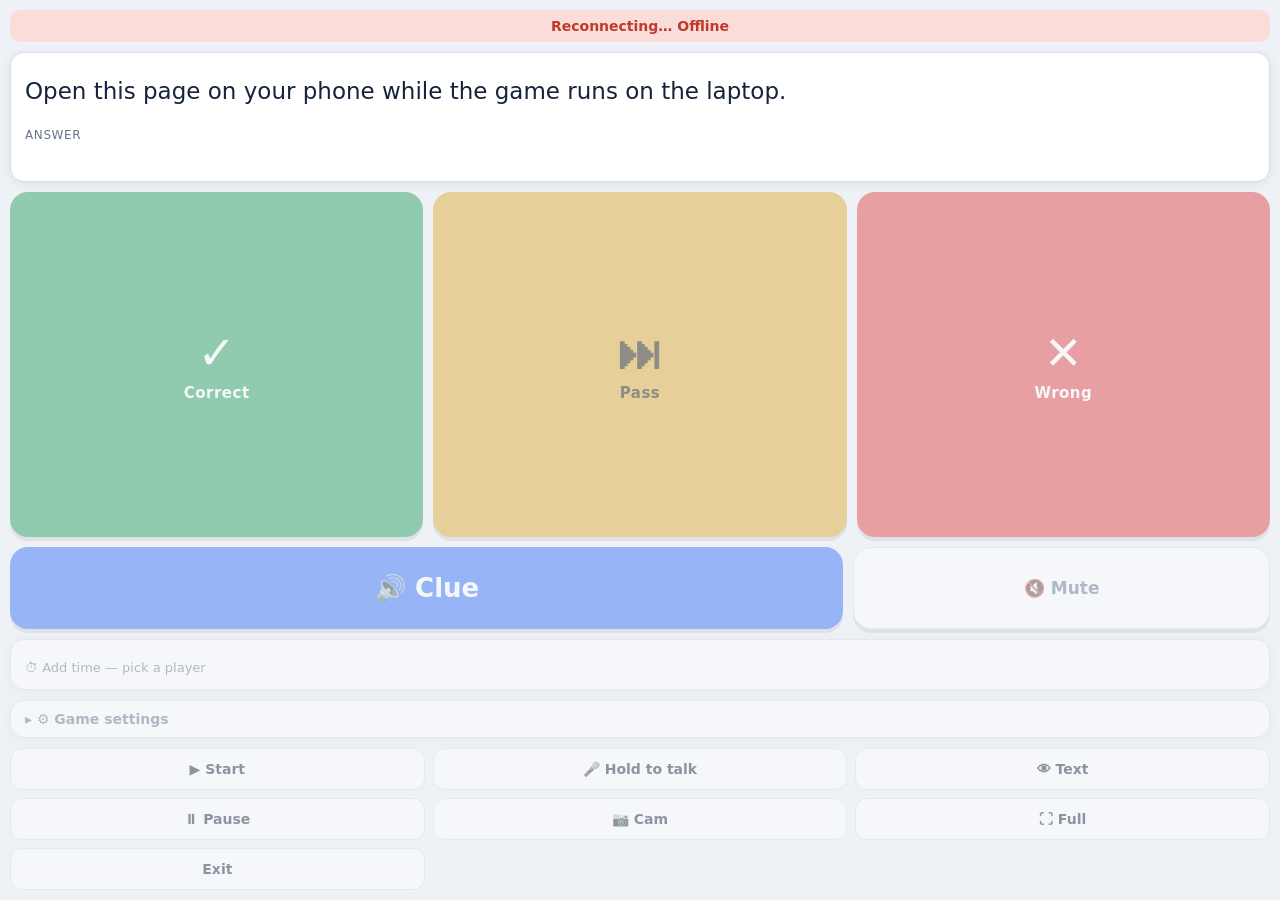
<file: remote.html>
<!DOCTYPE html>
<html lang="en">
<head>
  <meta charset="UTF-8" />
  <meta name="viewport" content="width=device-width, initial-scale=1, maximum-scale=1, user-scalable=no" />
  <title>Password — Remote</title>
  <link rel="icon" href="data:," />
  <link rel="stylesheet" href="remote.css" />
</head>
<body class="offline">
  <div id="status" class="status">Connecting…</div>

  <div id="ctx" class="ctx">
    <div class="ctx-top">
      <span id="r-player" class="r-player"></span>
      <span id="r-time" class="r-time"></span>
      <span id="r-score" class="r-score"></span>
    </div>
    <div class="ctx-letter"><span id="r-letter"></span><small id="r-kind"></small></div>
    <p id="r-clue" class="ctx-clue">Open this page on your phone while the game runs on the laptop.</p>
    <div id="r-answer-box" class="ctx-answer">answer <b id="r-answer"></b><span id="r-accept" class="r-accept"></span></div>
    <div id="r-sugg" class="ctx-sugg"></div>
  </div>

  <div class="pad">
    <button class="big ok"   data-act="correct">✓<small>Correct</small></button>
    <button class="big pass" data-act="pass">⏭<small>Pass</small></button>
    <button class="big no"   data-act="wrong">✕<small>Wrong</small></button>
  </div>

  <div class="cluerow">
    <button data-act="read" class="clue">🔊 Clue</button>
    <button id="mute" data-act="mute" class="clue mute" title="Mute automatic read-aloud so you can read the clues live">🔇 Mute</button>
  </div>

  <div class="timebank-wrap">
    <div class="rs-label">⏱ Add time — pick a player</div>
    <div id="timebank" class="timebank"></div>
  </div>

  <details id="r-settings" class="rset">
    <summary>⚙ Game settings</summary>
    <div class="rs-label">Player names</div>
    <div id="rs-players"></div>
    <label>Judging
      <select id="rs-mode">
        <option value="voice-assist">Voice-assist</option>
        <option value="voice-auto">Voice-auto</option>
        <option value="teacher-judge">Teacher-judge</option>
        <option value="type-in">Type-in</option>
      </select>
    </label>
    <label class="rslider">Strictness
      <input id="rs-strict" type="range" min="0" max="1" step="0.05" value="0.7" />
      <output id="rs-strict-out">0.7</output>
    </label>
    <label id="rs-voice-label" hidden>Voice
      <select id="rs-voice"></select>
    </label>
    <label class="rslider">Speed
      <input id="rs-rate" type="range" min="0.5" max="1.5" step="0.01" value="0.93" />
      <output id="rs-rate-out">0.93</output>
    </label>
    <label class="rslider">Time (s, 0 = ∞)
      <input id="rs-duration" type="number" min="0" max="3600" step="10" value="300" />
    </label>
    <label class="rcheck"><input id="rs-autoread" type="checkbox" checked /> Read clues aloud automatically</label>
    <label class="rcheck"><input id="rs-showword" type="checkbox" checked /> Flash the word on screen when it's guessed right</label>
    <button id="rs-apply">⚡ Apply to game</button>
  </details>

  <div class="row2">
    <button id="r-start" data-act="start">▶ Start</button>
    <button id="talk">🎤 Hold to talk</button>
    <button data-act="toggle-clue">👁 Text</button>
    <button data-act="pause">⏸ Pause</button>
    <button data-act="camera">📷 Cam</button>
    <button data-act="fullscreen">⛶ Full</button>
    <button data-act="exit">Exit</button>
  </div>

  <script type="module" src="js/remote.js"></script>
</body>
</html>
</file>
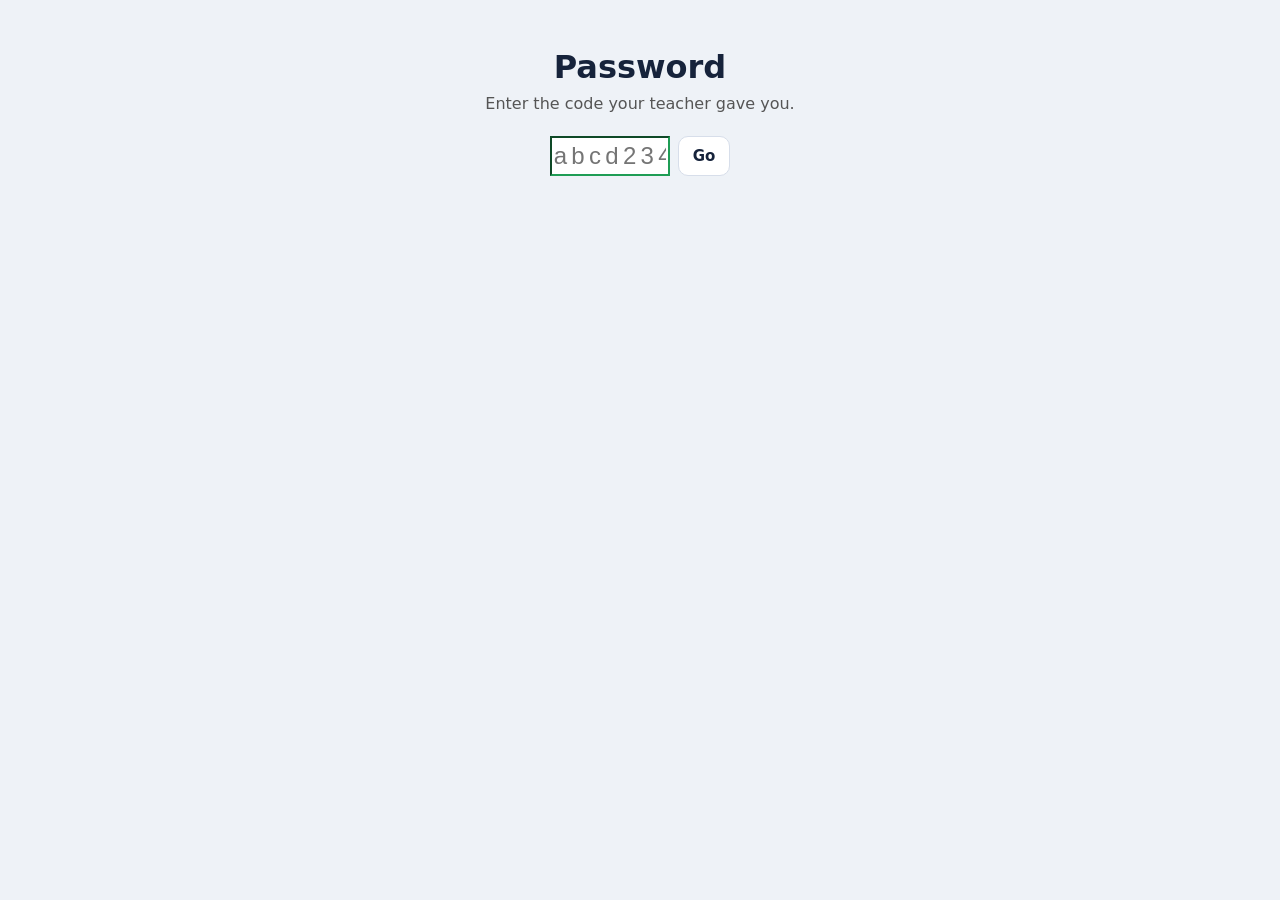
<file: student.html>
<!DOCTYPE html>
<html lang="en">
<head>
  <meta charset="UTF-8" />
  <meta name="viewport" content="width=device-width, initial-scale=1.0" />
  <title>Password — play</title>
  <link rel="icon" href="data:," />
  <link rel="stylesheet" href="styles.css" />
  <link rel="stylesheet" href="student.css" />
</head>
<body class="student">
  <!-- The student page loads NONE of the setup code: no library, no editor, no
       import/export, no library key. There is nothing here to lock down,
       because none of it is in the document in the first place. -->

  <!-- 1 · enter a code (skipped when the link already carries ?code=) -->
  <section id="s-join" class="s-card hidden">
    <h1>Password</h1>
    <p class="s-lead">Enter the code your teacher gave you.</p>
    <form id="s-join-form" class="s-joinrow">
      <input id="s-code" class="mono" inputmode="latin" autocomplete="off" autocapitalize="off"
             spellcheck="false" maxlength="8" placeholder="abcd2345" aria-label="Assignment code" />
      <button class="btn" type="submit">Go</button>
    </form>
    <p id="s-join-msg" class="msg"></p>
  </section>

  <!-- 2 · the round, before it starts -->
  <section id="s-ready" class="s-card hidden">
    <h1 id="s-title">…</h1>
    <p id="s-rules" class="s-lead"></p>
    <label class="s-name">Your name (just for the screen)
      <input id="s-player" maxlength="20" autocomplete="off" placeholder="optional" />
    </label>
    <button id="s-start" class="btn s-big">▶ Start</button>
    <p class="hint">Nothing you do here is sent to your teacher.</p>
  </section>

  <!-- 3 · playing -->
  <section id="s-play" class="hidden">
    <div id="s-circle-wrap" class="s-circle-wrap"></div>
    <div class="s-hud">
      <div id="s-letter" class="s-letter">A</div>
      <p id="s-clue" class="s-clue"></p>
    </div>
    <form id="s-answer-form" class="s-answerrow">
      <input id="s-answer" autocomplete="off" autocapitalize="off" spellcheck="false"
             placeholder="Type your answer" aria-label="Your answer" />
      <button id="s-enter" class="btn" type="submit">Enter</button>
      <button id="s-talk" class="btn ghost hidden" type="button">🎤 Hold to talk</button>
      <button id="s-pass" class="btn ghost" type="button">Pass</button>
    </form>
    <div class="s-controls">
      <button id="s-hear" class="btn ghost" type="button">🔊 Hear the clue</button>
      <button id="s-quit" class="btn ghost" type="button">Finish</button>
    </div>
    <p id="s-feedback" class="msg"></p>
  </section>

  <!-- 4 · results, for the student's eyes only -->
  <section id="s-done" class="s-card hidden">
    <h1>Round finished</h1>
    <p id="s-score" class="s-score"></p>
    <div id="s-review" class="s-review"></div>
    <button id="s-again" class="btn s-big">↻ Play again</button>
  </section>

  <script type="module" src="js/student.js"></script>
</body>
</html>
</file>
<file: remote.css>
:root {
  --bg: #eef2f7;
  --ink: #16233b;
  --muted: #64748b;
  --line: #d7deea;
  --ok: #1f9d55;
  --no: #e23c3c;
  --pass: #e0a52a;
}
* { box-sizing: border-box; -webkit-tap-highlight-color: transparent; }
html, body { margin: 0; height: 100%; }
body {
  background: var(--bg); color: var(--ink);
  font-family: system-ui, -apple-system, Segoe UI, Roboto, sans-serif;
  display: flex; flex-direction: column; gap: 10px; padding: 10px;
  min-height: 100vh; -webkit-user-select: none; user-select: none; touch-action: manipulation;
}
button { font-family: inherit; touch-action: manipulation; }

.status {
  text-align: center; font-weight: 700; font-size: 14px; padding: 8px;
  border-radius: 10px; background: #d7f5e3; color: #157f45;
}
body.offline .status { background: #faddd9; color: #c0392b; }
body.offline .status::before { content: 'Reconnecting… '; }

.ctx {
  background: #fff; border: 1px solid var(--line); border-radius: 14px; padding: 12px 14px;
  box-shadow: 0 2px 10px rgba(20, 35, 59, .08);
}
.ctx-top { display: flex; justify-content: space-between; align-items: baseline; font-variant-numeric: tabular-nums; }
.r-player { font-weight: 800; font-size: 18px; }
.r-time { font-size: 26px; font-weight: 800; }
.r-score { color: var(--muted); font-weight: 700; }
.ctx-letter { display: flex; align-items: baseline; gap: 10px; margin-top: 6px; }
#r-letter { font-size: 30px; font-weight: 800; color: var(--ok); }
#r-kind { color: var(--muted); font-size: 12px; }
.ctx-clue { margin: 6px 0 0; font-size: 23px; line-height: 1.3; }
.ctx-answer { margin-top: 10px; font-size: 12px; color: var(--muted); text-transform: uppercase; letter-spacing: .6px; }
.ctx-answer b { color: var(--ok); font-size: 24px; text-transform: none; letter-spacing: 0; margin-left: 8px; }
.r-accept { color: var(--muted); font-size: 13px; text-transform: none; letter-spacing: 0; }
.ctx-sugg { margin-top: 6px; font-weight: 700; font-size: 14px; color: var(--muted); min-height: 18px; }

.pad { display: grid; grid-template-columns: repeat(3, 1fr); gap: 10px; flex: 1; min-height: 32vh; }
.big {
  border: none; border-radius: 18px; color: #fff; font-size: 46px; font-weight: 800;
  display: flex; flex-direction: column; align-items: center; justify-content: center; gap: 4px;
  box-shadow: 0 4px 0 rgba(0, 0, 0, .14);
}
.big small { font-size: 15px; font-weight: 700; letter-spacing: .5px; }
.big:active { transform: translateY(3px); box-shadow: 0 1px 0 rgba(0, 0, 0, .14); }
.big.ok { background: var(--ok); }
.big.no { background: var(--no); }
.big.pass { background: var(--pass); color: #1c1300; }

/* Primary read-aloud button — the big prominent control — plus the mute toggle
   beside it (auto-read off, so the teacher can read the clues live). */
.cluerow { display: grid; grid-template-columns: 2fr 1fr; gap: 10px; }
.clue {
  border: none; border-radius: 18px; background: #2f6df6; color: #fff;
  padding: 26px; font-size: 26px; font-weight: 800;
  box-shadow: 0 4px 0 rgba(0, 0, 0, .14);
}
.clue:active { transform: translateY(3px); box-shadow: 0 1px 0 rgba(0, 0, 0, .14); }
.clue.mute { background: #fff; color: var(--muted); border: 1px solid var(--line); font-size: 17px; padding: 12px; }
.clue.mute.on { background: var(--no); border-color: var(--no); color: #fff; }

/* Extra-time panel: one row per player, so time can be topped up for anyone,
   not just whoever is currently answering. */
.timebank-wrap {
  background: #fff; border: 1px solid var(--line); border-radius: 14px;
  padding: 10px 14px; box-shadow: 0 2px 10px rgba(20, 35, 59, .08);
}
.timebank { display: flex; flex-direction: column; gap: 8px; }
.tb-row { display: grid; grid-template-columns: 1fr auto auto; gap: 8px; align-items: center; }
.tb-row.active .tb-name { font-weight: 800; }
.tb-name {
  border-left: 6px solid #ccc; padding: 4px 0 4px 10px; font-size: 14px;
  display: flex; justify-content: space-between; gap: 8px; font-variant-numeric: tabular-nums;
}
.tb-name .tb-time { color: var(--muted); }
.tb-row.done .tb-name { opacity: .5; }
.tb-row button {
  border: 1px solid var(--line); background: #fff; color: var(--ink);
  border-radius: 10px; padding: 8px 10px; font-size: 14px; font-weight: 800;
  font-variant-numeric: tabular-nums;
}
.tb-row button:active { background: #e8eef9; }
.tb-row.done button { pointer-events: none; opacity: .4; }

/* Push-to-talk now lives in the row below (styled by .row2 button); light its live state. */
#talk.live { background: var(--no); border-color: var(--no); color: #fff; }

/* ⚙ collapsible game-settings panel (applies live, no restart) */
.rset {
  background: #fff; border: 1px solid var(--line); border-radius: 14px;
  padding: 10px 14px; box-shadow: 0 2px 10px rgba(20, 35, 59, .08);
}
.rset summary { cursor: pointer; font-weight: 700; font-size: 14px; color: var(--muted); list-style: none; }
.rset summary::-webkit-details-marker { display: none; }
.rset summary::before { content: '▸ '; }
.rset[open] summary::before { content: '▾ '; }
.rset label { display: block; font-size: 13px; color: var(--muted); margin: 10px 0; }
.rs-label { font-size: 13px; color: var(--muted); margin: 10px 0 4px; }
#rs-players { display: flex; flex-direction: column; gap: 6px; }
.rs-name {
  width: 100%; background: #fff; color: var(--ink); font-size: 15px; font-weight: 600;
  border: 1px solid var(--line); border-radius: 8px; padding: 8px 10px;
  -webkit-user-select: text; user-select: text; /* body disables selection; typing needs it */
}
.rset select, .rset input[type=number] {
  width: 100%; margin-top: 4px; background: #fff; color: var(--ink);
  border: 1px solid var(--line); border-radius: 8px; padding: 8px 10px; font-size: 15px;
}
.rset .rslider { display: flex; align-items: center; gap: 10px; }
.rset .rslider input[type=range] { flex: 1; margin: 0; }
.rset .rslider input[type=number] { flex: 0 0 5.5rem; width: 5.5rem; margin: 0; text-align: center; }
.rset .rslider output { min-width: 2.8rem; text-align: right; font-weight: 700; color: var(--ink); }
.rset .rcheck { display: flex; align-items: center; gap: 8px; }
.rset .rcheck input { width: auto; }
#rs-apply {
  width: 100%; border: none; border-radius: 12px; background: var(--ink); color: #fff;
  padding: 12px; font-size: 15px; font-weight: 800; margin-top: 4px;
}
#rs-apply:active { opacity: .85; }

.row2 { display: grid; grid-template-columns: repeat(3, 1fr); gap: 8px; }
.row2 button {
  border: 1px solid var(--line); background: #fff; color: var(--ink);
  border-radius: 12px; padding: 12px 6px; font-size: 14px; font-weight: 700;
}
.row2 button:active { background: #e8eef9; }
/* ▶ Start while the board is up and waiting for the second press */
.row2 button.armed { background: var(--ok, #1f9d55); border-color: var(--ok, #1f9d55); color: #fff; }

body.offline .pad, body.offline .cluerow, body.offline .timebank-wrap, body.offline .row2, body.offline .rset { opacity: .45; pointer-events: none; }
</file>
<file: styles.css>
:root {
  --bg: #eef2f7;
  --bg2: #ffffff;
  --ink: #16233b;
  --muted: #64748b;
  --line: #d7deea;
  --player: #1f9d55;
  --ok: #1f9d55;
  --no: #e23c3c;
  --pass: #e0a52a;
  --shadow: 0 2px 10px rgba(20, 35, 59, .08);
}

* { box-sizing: border-box; }

html, body {
  margin: 0;
  height: 100%;
  background: var(--bg);
  color: var(--ink);
  font-family: system-ui, -apple-system, Segoe UI, Roboto, sans-serif;
}

.screen { min-height: 100vh; }
.hidden { display: none !important; }

button { font-family: inherit; cursor: pointer; }
.btn {
  background: #fff; color: var(--ink); border: 1px solid var(--line);
  border-radius: 10px; padding: 10px 14px; font-size: 15px; font-weight: 600;
}
.btn:hover { border-color: #aebacd; }
.btn.primary { background: var(--ok); border-color: var(--ok); color: #fff; }
.btn.primary:hover { filter: brightness(1.05); }
.btn:disabled { opacity: .45; cursor: not-allowed; }
.btn.ghost { background: transparent; }
.btn.small { padding: 6px 10px; font-size: 13px; }
/* visible focus for keyboard users, without outlining every mouse click */
button:focus-visible, input:focus-visible, select:focus-visible {
  outline: 2px solid var(--ok); outline-offset: 2px;
}

/* ---------------- Setup ---------------- */
.setup-head { padding: 28px 24px 6px; text-align: center; }
.setup-head h1 { margin: 0; font-size: 34px; letter-spacing: .5px; }
.setup-head h1 span { color: var(--muted); font-weight: 400; font-size: 20px; }
.setup-head .sub { color: var(--muted); margin: 6px 0 0; }

.setup-grid {
  display: grid; gap: 18px; padding: 18px 24px;
  grid-template-columns: repeat(auto-fit, minmax(320px, 1fr));
  max-width: 1200px; margin: 0 auto;
  align-items: start; /* collapsed cards keep their natural height */
}
.card { background: var(--bg2); border: 1px solid var(--line); border-radius: 16px; padding: 18px; box-shadow: var(--shadow); }
/* a grid cell holding two stacked cards (column 3: AI drafting + history) */
.setup-col { display: flex; flex-direction: column; gap: 18px; min-width: 0; }
.card h2 { margin: 0 0 12px; font-size: 17px; }
/* A whole card that folds shut (occasional-use sections: AI drafting, history). */
details.cardfold > summary { cursor: pointer; list-style: none; display: flex; align-items: baseline; gap: 10px; }
details.cardfold > summary::-webkit-details-marker { display: none; }
details.cardfold > summary::before { content: '▸'; color: var(--muted); }
details.cardfold[open] > summary::before { content: '▾'; }
details.cardfold > summary h2 { margin: 0; }
details.cardfold > summary .hint { margin: 0; }
details.cardfold[open] > summary { margin-bottom: 12px; }
.card hr { border: none; border-top: 1px solid var(--line); margin: 14px 0; }
/* "What this section does" note under each card title. */
.card-note {
  background: color-mix(in srgb, var(--ok) 8%, transparent);
  border-left: 3px solid color-mix(in srgb, var(--ok) 45%, var(--line));
  border-radius: 6px; padding: 8px 10px; margin: -2px 0 14px; line-height: 1.45;
}
/* Collapsible settings group inside a card (Players, Judging, Read-aloud…). */
.sgroup { border-top: 1px solid var(--line); padding: 10px 0 6px; }
.sgroup summary {
  cursor: pointer; list-style: none;
  font-size: 12px; font-weight: 700; text-transform: uppercase; letter-spacing: .5px;
  color: var(--ink); display: flex; align-items: baseline; gap: 8px;
}
.sgroup summary::-webkit-details-marker { display: none; }
.sgroup summary::before { content: '▸'; color: var(--muted); }
.sgroup[open] summary::before { content: '▾'; }
.sgroup[open] summary { margin-bottom: 10px; }
.sgroup summary .hint { margin: 0; text-transform: none; letter-spacing: 0; font-weight: 400; }

label { display: block; font-size: 13px; color: var(--muted); margin-bottom: 10px; }
input[type=text], input[type=number], select, textarea {
  width: 100%; margin-top: 4px; background: #fff; color: var(--ink);
  border: 1px solid var(--line); border-radius: 8px; padding: 8px 10px; font-size: 14px;
}
input:focus, select:focus, textarea:focus { outline: none; border-color: var(--ok); }
.field-row { display: flex; gap: 10px; flex-wrap: wrap; }
.field-row label { flex: 1 1 120px; }
textarea.mono { font-family: ui-monospace, Menlo, Consolas, monospace; font-size: 12.5px; resize: vertical; }
.hint { color: var(--muted); font-size: 12.5px; margin: 4px 0 8px; }
.slider { display: flex; align-items: center; gap: 10px; }
.slider input { flex: 1; }
.slider input.num { flex: 0 0 4.5rem; width: 4.5rem; text-align: center; }
.check { display: flex; align-items: center; gap: 8px; }
.check input { width: auto; }
.voice-pick { display: flex; gap: 6px; align-items: center; margin-top: 4px; }
.voice-pick select { margin-top: 0; flex: 1; }
.voice-pick #test-voice { flex: none; padding: 7px 12px; }

.msg { font-size: 13px; min-height: 18px; margin-top: 8px; }
.msg.ok { color: #157f45; }
.msg.error { color: #c0392b; }

/* saved-games library */
.library { display: flex; flex-direction: column; gap: 6px; margin-bottom: 10px; max-height: 260px; overflow-y: auto; }
.lib-empty { color: var(--muted); font-size: 13px; margin: 4px 2px; }
.lib-item { display: flex; gap: 6px; }
.lib-open { flex: 1; display: flex; flex-direction: column; gap: 2px; text-align: left; background: #fff; border: 1px solid var(--line); border-radius: 10px; padding: 8px 12px; cursor: pointer; }
.lib-open:hover { border-color: #aebacd; }
.lib-item.current .lib-open { border-color: var(--ok); box-shadow: inset 0 0 0 1px var(--ok); }
.lib-item.current .lib-title::after { content: ' · loaded'; color: var(--ok); font-weight: 600; font-size: 12px; }
.lib-title { font-weight: 700; font-size: 14px; }
.lib-meta { color: var(--muted); font-size: 12px; }
.lib-edit, .lib-del { background: #fff; border: 1px solid var(--line); border-radius: 10px; padding: 0 12px; font-size: 14px; cursor: pointer; }
.lib-edit:hover { border-color: #aebacd; }
.lib-del:hover { background: #faddd9; }
/* results history & review */
.history { display: flex; flex-direction: column; gap: 6px; max-height: 420px; overflow-y: auto; }
.h-item { background: #fff; border: 1px solid var(--line); border-radius: 10px; padding: 8px 12px; }
.h-item summary {
  cursor: pointer; list-style: none; display: flex; align-items: baseline; gap: 10px; flex-wrap: wrap;
}
.h-item summary::-webkit-details-marker { display: none; }
.h-item summary::before { content: '▸'; color: var(--muted); }
.h-item[open] summary::before { content: '▾'; }
.h-date { color: var(--muted); font-size: 12px; white-space: nowrap; }
.h-title { font-weight: 700; font-size: 14px; flex: 1; }
.h-scores { font-size: 13px; color: var(--muted); }
.h-player { margin: 8px 0 0; font-size: 13px; display: flex; align-items: center; gap: 6px; flex-wrap: wrap; }
.h-word {
  display: inline-flex; align-items: center; gap: 4px; border-radius: 999px;
  padding: 2px 9px 2px 4px; font-size: 12.5px; font-weight: 600; cursor: help;
}
.h-word i { font-style: normal; font-weight: 800; border-radius: 50%; width: 17px; height: 17px; display: inline-flex; align-items: center; justify-content: center; background: rgba(255, 255, 255, .65); font-size: 11px; }
.h-word.wrong { background: #fbdcdc; color: #a12c20; }
.h-word.passed { background: #fcefce; color: #97700f; }
.h-word.unanswered { background: #e8edf5; color: var(--muted); }
.h-actions { display: flex; gap: 8px; margin-top: 10px; }
.h-agg { margin-top: 8px; font-size: 13px; display: flex; align-items: center; gap: 6px; flex-wrap: wrap; }
.h-agg .h-word { padding: 2px 9px; }
.h-agg-label { color: var(--muted); font-size: 12px; font-weight: 700; text-transform: uppercase; letter-spacing: .5px; }
.h-clear { align-self: flex-start; margin-top: 6px; }

.import { margin-top: 8px; }
.append-row { align-items: flex-end; }
.append-row label { flex: 0 0 110px; }
.append-row .btn { margin-bottom: 10px; }
.import summary { cursor: pointer; color: var(--muted); font-size: 13px; padding: 6px 0; list-style: none; }
.import summary::-webkit-details-marker { display: none; }
.import summary::before { content: '▸ '; }
.import[open] summary::before { content: '▾ '; }
.import summary:hover { color: var(--ink); }

.player-row { display: flex; align-items: center; gap: 8px; margin-bottom: 8px; }
.player-row .p-name { flex: 1; margin: 0; }
.swatch { width: 18px; height: 18px; border-radius: 50%; flex: none; }
.p-del { background: none; border: none; color: var(--muted); font-size: 14px; }

/* which game the play settings / Start apply to (section 3) */
.current-game {
  display: flex; flex-direction: column; gap: 2px;
  background: color-mix(in srgb, var(--ok) 6%, #fff);
  border: 1px solid color-mix(in srgb, var(--ok) 55%, var(--line));
  border-radius: 10px; padding: 9px 12px; margin: 0 0 10px; font-size: 14px;
}
.current-game b { font-size: 15px; }
.current-game span { color: var(--muted); font-size: 12.5px; }
.current-game.none { background: #fff; border-color: var(--line); color: var(--muted); font-size: 13px; }

.remote-info { margin: 4px 0 6px; word-break: break-all; }
.remote-info b { color: var(--ink); }
.remote-qr { margin: 0 0 10px; }
.remote-qr img { width: 148px; height: 148px; image-rendering: pixelated; background: #fff; border: 1px solid var(--line); border-radius: 8px; padding: 6px; }
.relay-cloud { margin-top: 2px; }
.relay-origin { width: 100%; margin: 4px 0 8px; font-size: 12.5px; }

/* ---------------- Editor ---------------- */
#editor { padding: 14px 22px 48px; max-width: 1120px; margin: 0 auto; }
.editor-head {
  position: sticky; top: 0; z-index: 2; background: var(--bg);
  display: flex; gap: 12px; align-items: center; justify-content: space-between;
  flex-wrap: wrap; padding: 12px 0; border-bottom: 1px solid var(--line);
}
.editor-title { flex: 1; min-width: 180px; margin: 0; font-size: 18px; font-weight: 700; }
.editor-lang { margin: 0; width: auto; }
.editor-time { margin: 0; display: inline-flex; align-items: center; gap: 6px; color: var(--muted); font-size: 14px; }
.editor-time input { width: 68px; margin: 0; }
.editor-actions { display: flex; gap: 8px; flex-wrap: wrap; }
.editor-sets { display: flex; align-items: center; gap: 8px; flex-wrap: wrap; margin: 8px 0; color: var(--muted); font-size: 13px; }
.editor-sets #editor-set-label { font-weight: 700; color: var(--ink); min-width: 42px; text-align: center; }
.editor-sets .hint { margin: 0; }
.editor-table { margin-top: 12px; }
.erow {
  display: grid; grid-template-columns: 54px 124px 1.1fr 1.2fr 2.4fr 34px;
  gap: 8px; align-items: center; margin-bottom: 6px;
}
.erow input, .erow select { margin-top: 0; }
.erow-head { color: var(--muted); font-size: 12px; font-weight: 600; padding: 0 2px; }
.e-letter { text-align: center; font-weight: 700; text-transform: uppercase; }
.e-del { background: #fff; border: 1px solid var(--line); border-radius: 8px; color: var(--no); font-weight: 700; padding: 8px 0; }
.e-del:hover { background: #faddd9; }
@media (max-width: 720px) {
  .erow { grid-template-columns: 44px 100px 1fr 34px; }
  .erow .e-accept, .erow-head span:nth-child(4) { display: none; }
  .erow .e-clue { grid-column: 1 / -1; }
}
.legend { text-align: center; color: var(--muted); font-size: 13px; padding: 8px 0 28px; }
.legend b { color: var(--ink); }

/* ---------------- Game ---------------- */
#game {
  position: relative; height: 100vh; overflow: hidden;
  background: radial-gradient(circle at 50% 42%, #ffffff, #e3ebf6 72%);
}

#hud {
  position: absolute; top: 16px; left: 0; right: 0; z-index: 5;
  display: flex; justify-content: center; gap: 26px; align-items: baseline;
  font-variant-numeric: tabular-nums; pointer-events: none;
}
.hud-name { font-size: 20px; font-weight: 700; }
.hud-time { font-size: 30px; font-weight: 800; }
.hud-time.low { color: var(--no); }
.hud-score { font-size: 20px; color: var(--muted); }

#stage { position: absolute; inset: 0; }

/* a circle is a square box; chips are placed around the ring */
.circle { position: absolute; aspect-ratio: 1; }
.circle-center {
  position: absolute; left: 50%; top: 50%; transform: translate(-50%, -50%);
  width: 66%; height: 66%; border-radius: 50%;
  display: flex; flex-direction: column; align-items: center; justify-content: center;
  background: rgba(20, 35, 59, .04); overflow: hidden;
}
.circle-name { font-weight: 700; font-size: 1.1em; }
.circle-score { color: var(--muted); font-size: 1em; }
/* remaining time — shown only on the smaller (non-active) circles */
.circle-time { display: none; font-variant-numeric: tabular-nums; font-weight: 800; font-size: 1.2em; margin-top: 2px; }
.circle-time.low { color: var(--no); }
.circle.mini .circle-time { display: block; }

.chip {
  position: absolute; width: 9%; aspect-ratio: 1; transform: translate(-50%, -50%);
  display: flex; align-items: center; justify-content: center;
  border-radius: 50%; font-weight: 800; font-size: .72em;
  background: #fff; color: var(--ink); border: 2px solid var(--line);
  box-shadow: 0 2px 5px rgba(20, 35, 59, .14);
  transition: transform .15s, background .2s, box-shadow .2s;
}
.chip { border-color: color-mix(in srgb, var(--player) 42%, #ffffff); } /* faint player tint ring */
.chip[data-state=correct] { background: var(--ok); border-color: var(--ok); color: #fff; }
.chip[data-state=wrong]   { background: var(--no); border-color: var(--no); color: #fff; }
.chip[data-state=passed]  { background: var(--pass); border-color: var(--pass); color: #1c1300; }
.chip.active {
  background: var(--player); color: #fff; border-color: #fff;
  transform: translate(-50%, -50%) scale(1.28);
  box-shadow: 0 0 0 4px var(--player), 0 0 22px rgba(20, 35, 59, .25);
}

/* active player big & centered */
.circle.active {
  left: 50%; top: 50%; transform: translate(-50%, -50%);
  width: min(78vmin, 720px); font-size: clamp(16px, 3.4vmin, 32px);
  z-index: 2;
}
/* others sit small in the corners */
.circle.mini { width: 22vmin; font-size: 2.0vmin; opacity: .9; z-index: 1; }
.circle.mini .circle-center { background: none; }
.corner-tl { left: 2vmin; top: 9vmin; }
.corner-tr { right: 2vmin; top: 9vmin; left: auto; }
.corner-bl { left: 2vmin; bottom: 16vmin; top: auto; }
.corner-br { right: 2vmin; bottom: 16vmin; left: auto; top: auto; }
.corner-ml { left: 2vmin; top: 50%; transform: translateY(-50%); }
.corner-mr { right: 2vmin; top: 50%; left: auto; transform: translateY(-50%); }

/* camera fills the center of the active circle — the TV-show look */
#cam { display: none; }
body.cam-on #cam {
  display: block; position: absolute; inset: 0; width: 100%; height: 100%;
  object-fit: cover; border-radius: 50%; transform: scaleX(-1);
}
body.cam-on .circle.active .circle-center { background: #000; box-shadow: inset 0 0 0 3px var(--player); }
body.cam-on .circle.active .circle-name,
body.cam-on .circle.active .circle-score {
  position: relative; z-index: 2; color: #fff;
  background: rgba(0, 0, 0, .45); padding: 1px 10px; border-radius: 6px;
}

/* clue */
#clue {
  position: absolute; bottom: 92px; left: 50%; transform: translateX(-50%);
  display: flex; align-items: center; gap: 16px; z-index: 5;
  max-width: 720px; width: calc(100% - 40px);
  background: #fff; border: 1px solid var(--line); box-shadow: var(--shadow);
  border-radius: 14px; padding: 12px 18px;
}
.clue-left { display: flex; flex-direction: column; align-items: center; line-height: 1; }
/* clamp() scales the clue up on a projector/TV while staying compact on a laptop */
#clue-letter { font-size: clamp(34px, 4.5vmin, 48px); font-weight: 800; color: var(--ok); }
#clue-kind { color: var(--muted); font-size: 11px; margin-top: 2px; }
.clue-text { margin: 0; font-size: clamp(19px, 2.6vmin, 27px); }
body.clue-hidden #clue { display: none; } /* audio-only: hide the whole clue box */

.heard { position: absolute; bottom: 168px; left: 50%; transform: translateX(-50%); color: var(--muted); font-size: 15px; z-index: 5; }
.suggestion { position: absolute; bottom: 196px; left: 50%; transform: translateX(-50%); z-index: 5; font-weight: 600; font-size: 15px; padding: 4px 12px; border-radius: 8px; }
.suggestion.correct { background: #d7f5e3; color: #157f45; }
.suggestion.review  { background: #fcefce; color: #97700f; }
.suggestion.wrong   { background: #faddd9; background: #fbdcdc; color: #c0392b; }

/* controls — minimal, bottom */
#controls {
  position: absolute; bottom: 14px; left: 50%; transform: translateX(-50%);
  display: flex; gap: 8px; align-items: center; z-index: 6;
  transition: opacity .25s ease, transform .25s ease;
}
/* Auto-hidden during play: slide the bar off the bottom edge until the mouse
   comes down to it (toggled from app.js). */
#game.controls-hidden #controls {
  opacity: 0; transform: translate(-50%, 80px); pointer-events: none;
}
.ctrl { border: 1px solid var(--line); background: #fff; color: var(--ink); border-radius: 10px; padding: 10px 12px; font-size: 16px; font-weight: 700; box-shadow: var(--shadow); }
.ctrl.ok { background: var(--ok); border-color: var(--ok); color: #fff; }
.ctrl.no { background: var(--no); border-color: var(--no); color: #fff; }
.ctrl.pass { background: var(--pass); border-color: var(--pass); color: #1c1300; }
.ctrl.mic { font-size: 14px; }
.ctrl.mic.live { background: var(--no); border-color: var(--no); color: #fff; }
.ctrl.util { font-size: 13px; color: var(--muted); }
.type-answer { width: 150px; margin: 0; }

/* wrong-answer reveal: flashes the correct answer while the red chip is held */
.reveal-answer {
  position: absolute; top: 24%; left: 50%; transform: translate(-50%, -50%);
  display: flex; flex-direction: column; align-items: center; gap: 2px;
  background: var(--no); color: #fff; border-radius: 16px;
  padding: 14px 30px; z-index: 7;
  font-size: clamp(26px, 4.5vmin, 44px); font-weight: 800;
  box-shadow: 0 8px 30px rgba(20, 35, 59, .3);
}
.reveal-answer small { font-size: .38em; font-weight: 700; opacity: .85; text-transform: uppercase; letter-spacing: 1px; }
/* same banner in green, flashed after a correct answer when the teacher has
   "flash the word" on (the turn carries on underneath — it just fades out) */
.reveal-answer.correct { background: var(--ok); }

/* two-step start: the board is up, the clocks are still, nothing has been read */
.ready {
  position: absolute; bottom: 84px; left: 50%; transform: translateX(-50%);
  display: flex; flex-direction: column; align-items: center; gap: 10px; z-index: 9;
  background: #fff; border: 1px solid var(--line); box-shadow: var(--shadow);
  border-radius: 14px; padding: 16px 24px; text-align: center;
  max-width: 720px; width: calc(100% - 40px);
}
.ready small { color: var(--muted); font-size: 13px; line-height: 1.5; }
.ready-go { font-size: 20px; padding: 12px 30px; }
/* the round hasn't begun: no clue box and no speech feedback yet (the control
   bar stays, so 📷/⛶/Exit still work while the class settles) */
body.armed #clue,
body.armed .heard,
body.armed .suggestion { display: none; }

/* live-settings confirmation toast */
.toast {
  position: absolute; bottom: 76px; left: 50%; transform: translateX(-50%);
  background: var(--ink); color: #fff; padding: 8px 16px; border-radius: 999px;
  font-size: 14px; font-weight: 700; z-index: 8; box-shadow: var(--shadow);
  opacity: 1; transition: opacity .3s ease;
}
.toast.hidden { display: none; }

/* result overlay */
.overlay { position: absolute; inset: 0; z-index: 10; display: flex; align-items: center; justify-content: center; background: rgba(20, 35, 59, .45); }
.result-card {
  background: #fff; border: 1px solid var(--line); border-radius: 18px; padding: 28px 34px;
  min-width: 320px; max-width: min(720px, 92vw); text-align: center;
  box-shadow: 0 12px 40px rgba(20, 35, 59, .25);
}
#result-body { max-height: 62vh; overflow-y: auto; }
.result-missed { text-align: left; margin-top: 14px; border-top: 1px solid var(--line); padding-top: 10px; }
.result-missed .h-agg-label { display: block; margin-bottom: 2px; }
.result-card h2 { margin: 0 0 16px; font-size: 26px; }
.result-row { display: flex; justify-content: space-between; gap: 30px; padding: 6px 0; font-size: 18px; border-bottom: 1px solid var(--line); }
/* rows arrive ranked — crown the winner */
.result-row:first-child { font-size: 21px; font-weight: 700; }
.result-row:first-child span:first-child::before { content: '🏆 '; }
.result-card .btn { margin-top: 18px; }

/* Cloud library: the key is long and unspaced, so give it room and a mono face
   (it shares the look of the relay URL box above it). */
.lib-key {
  flex: 1 1 22ch;
  min-width: 18ch;
  font-size: 0.9rem;
}
.sync-status {
  margin-top: 0.4rem;
  word-break: break-word;
}

/* Student assignments: the share code, the link, and this browser's own list. */
.assign-out { margin-top: 0.6rem; }
.assign-code { font-size: 1.05rem; margin: 0 0 0.4rem; }
.assign-code b { font-size: 1.5rem; letter-spacing: 0.12em; font-family: ui-monospace, SFMono-Regular, Menlo, monospace; }
.assign-h { font-size: 0.95rem; margin: 1rem 0 0.4rem; color: #666; }
.assign-list { margin-top: 0.2rem; }
.assign-row { display: flex; gap: 0.4rem; align-items: stretch; margin-bottom: 0.3rem; }
.assign-open { flex: 1; display: flex; gap: 0.6rem; align-items: baseline; text-align: left;
  background: #fafafa; border: 1px solid #e2e2e2; border-radius: 6px; padding: 0.4rem 0.6rem; cursor: pointer; }
.assign-open b { font-family: ui-monospace, SFMono-Regular, Menlo, monospace; letter-spacing: 0.06em; }
.assign-open span { flex: 1; }
.assign-open em { font-style: normal; color: #777; font-size: 0.85rem; }
.assign-del { border: 1px solid #e2e2e2; border-radius: 6px; background: #fafafa; cursor: pointer; padding: 0 0.6rem; }
#assign-url { flex: 1 1 18rem; font-size: 0.85rem; }
@media (prefers-color-scheme: dark) {
  .assign-open, .assign-del { background: #1e1e1e; border-color: #333; }
  .assign-h, .assign-open em { color: #999; }
}
</file>
<file: student.css>
/* student.css — the play-only student page. Rides on styles.css for the circle,
   chips, buttons and messages; this file only lays out the student's screens.
   Chromebook-first: big touch targets, one column, nothing that needs a mouse. */

body.student {
  max-width: 46rem;
  margin: 0 auto;
  padding: 1rem clamp(0.75rem, 3vw, 1.5rem) 3rem;
}

.s-card {
  text-align: center;
  padding-top: 2rem;
}

.s-card h1 {
  margin: 0 0 0.4rem;
  font-size: clamp(1.4rem, 5vw, 2rem);
}

.s-lead {
  color: #555;
  margin: 0 auto 1.2rem;
  max-width: 32rem;
  line-height: 1.5;
}

.s-joinrow,
.s-answerrow {
  display: flex;
  gap: 0.5rem;
  justify-content: center;
  flex-wrap: wrap;
}

.s-joinrow input {
  font-size: 1.5rem;
  letter-spacing: 0.18em;
  text-align: center;
  width: 9ch;
  text-transform: lowercase;
}

.s-name {
  display: block;
  margin: 0 auto 1.2rem;
  max-width: 20rem;
  color: #555;
}

.s-name input {
  display: block;
  width: 100%;
  margin-top: 0.3rem;
  font-size: 1rem;
}

.btn.s-big {
  font-size: 1.25rem;
  padding: 0.7rem 2.2rem;
}

/* --- playing --- */

.s-circle-wrap {
  display: flex;
  justify-content: center;
  margin: 0.5rem 0 1rem;
}

.s-circle-wrap .circle {
  width: min(78vw, 22rem);
  height: min(78vw, 22rem);
}

.s-hud {
  text-align: center;
  margin-bottom: 0.8rem;
}

.s-letter {
  font-size: 2.4rem;
  font-weight: 700;
  line-height: 1;
  color: #e8632c;
}

.s-clue {
  font-size: clamp(1rem, 3.4vw, 1.3rem);
  line-height: 1.45;
  margin: 0.4rem auto 0;
  max-width: 34rem;
}

.s-answerrow input {
  font-size: 1.15rem;
  flex: 1 1 14rem;
  max-width: 22rem;
}

/* Held-down microphone: obvious enough to see at arm's length. */
#s-talk.listening {
  background: #e8632c;
  border-color: #e8632c;
  color: #fff;
}

.s-controls {
  display: flex;
  gap: 0.5rem;
  justify-content: center;
  margin-top: 0.8rem;
  flex-wrap: wrap;
}

#s-feedback {
  text-align: center;
  min-height: 1.5em;
  font-size: 1.05rem;
}

/* --- results --- */

.s-score {
  font-size: 1.6rem;
  font-weight: 700;
  margin: 0.2rem 0 1.2rem;
}

.s-review {
  text-align: left;
  max-width: 34rem;
  margin: 0 auto 1.5rem;
}

.s-review h2 {
  font-size: 1.05rem;
  margin: 0 0 0.5rem;
}

.s-row {
  display: grid;
  grid-template-columns: 1.6rem minmax(6rem, auto) 1fr;
  gap: 0.5rem;
  align-items: baseline;
  padding: 0.4rem 0;
  border-top: 1px solid #e6e6e6;
}

.s-row b {
  color: #e8632c;
}

.s-row em {
  color: #666;
  font-style: normal;
  font-size: 0.92rem;
}

@media (prefers-color-scheme: dark) {
  .s-lead,
  .s-name,
  .s-row em {
    color: #aaa;
  }
  .s-row {
    border-top-color: #333;
  }
}
</file>
